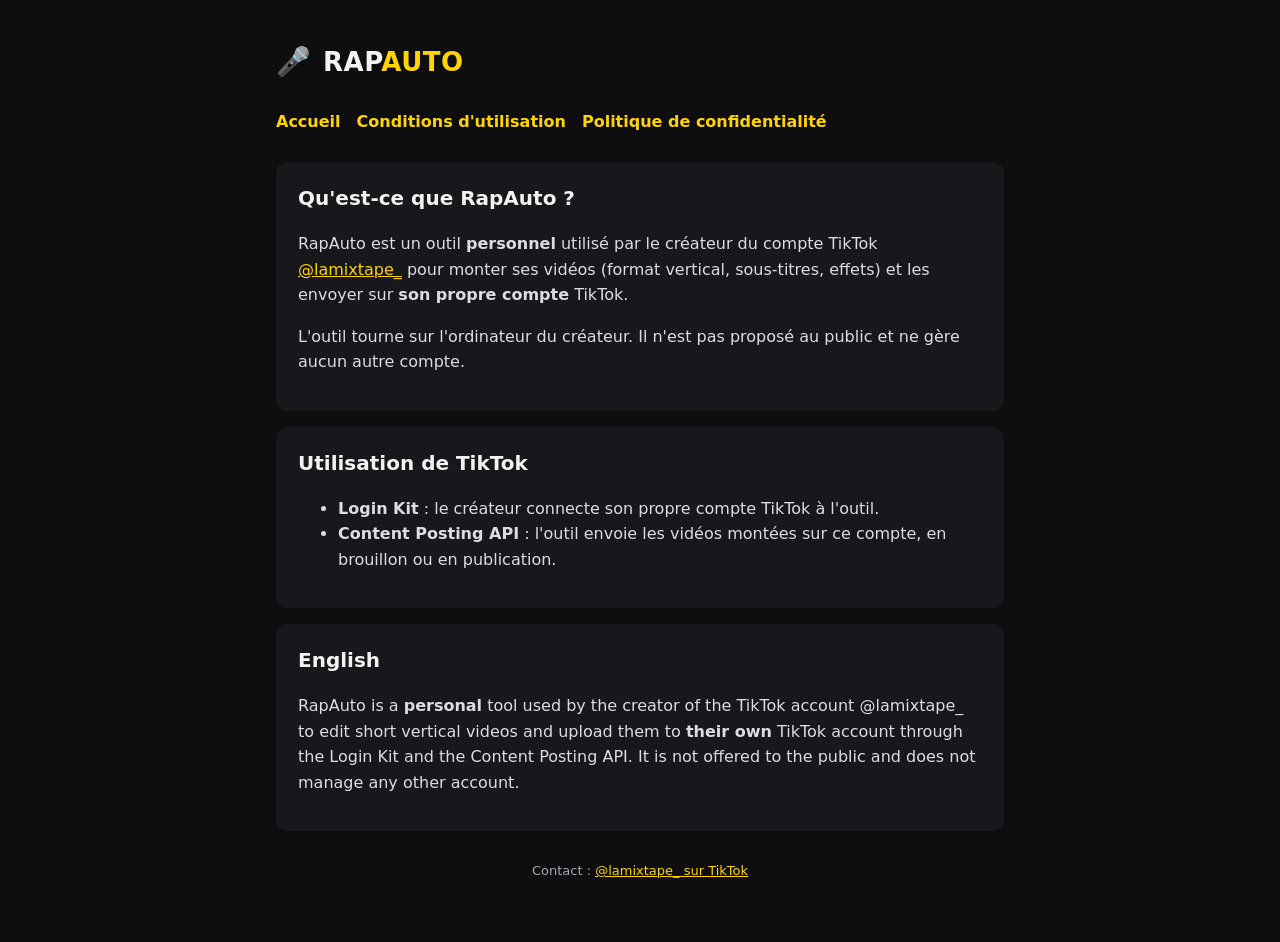
<file: index.html>
<!doctype html>
<html lang="fr">
<head>
<meta charset="utf-8"><meta name="viewport" content="width=device-width,initial-scale=1">
<title>RapAuto</title>
<meta name="description" content="RapAuto : outil personnel de montage et de publication de vidéos pour le compte TikTok @lamixtape_.">
<link rel="stylesheet" href="style.css">
</head>
<body><main>
<header><span class="logo">🎤</span><h1>RAP<span>AUTO</span></h1></header>
<nav><a href="index.html">Accueil</a><a href="conditions.html">Conditions d'utilisation</a><a href="confidentialite.html">Politique de confidentialité</a></nav>

<section>
<h2>Qu'est-ce que RapAuto ?</h2>
<p>RapAuto est un outil <b>personnel</b> utilisé par le créateur du compte TikTok
<a href="https://www.tiktok.com/@lamixtape_" style="color:var(--accent)">@lamixtape_</a>
pour monter ses vidéos (format vertical, sous-titres, effets) et les envoyer sur <b>son propre compte</b> TikTok.</p>
<p>L'outil tourne sur l'ordinateur du créateur. Il n'est pas proposé au public et ne gère aucun autre compte.</p>
</section>

<section>
<h2>Utilisation de TikTok</h2>
<ul>
<li><b>Login Kit</b> : le créateur connecte son propre compte TikTok à l'outil.</li>
<li><b>Content Posting API</b> : l'outil envoie les vidéos montées sur ce compte, en brouillon ou en publication.</li>
</ul>
</section>

<section lang="en">
<h2>English</h2>
<p>RapAuto is a <b>personal</b> tool used by the creator of the TikTok account @lamixtape_ to edit short vertical videos
and upload them to <b>their own</b> TikTok account through the Login Kit and the Content Posting API.
It is not offered to the public and does not manage any other account.</p>
</section>

<footer>Contact : <a href="https://www.tiktok.com/@lamixtape_" style="color:var(--accent)">@lamixtape_ sur TikTok</a></footer>
</main></body></html>
</file>
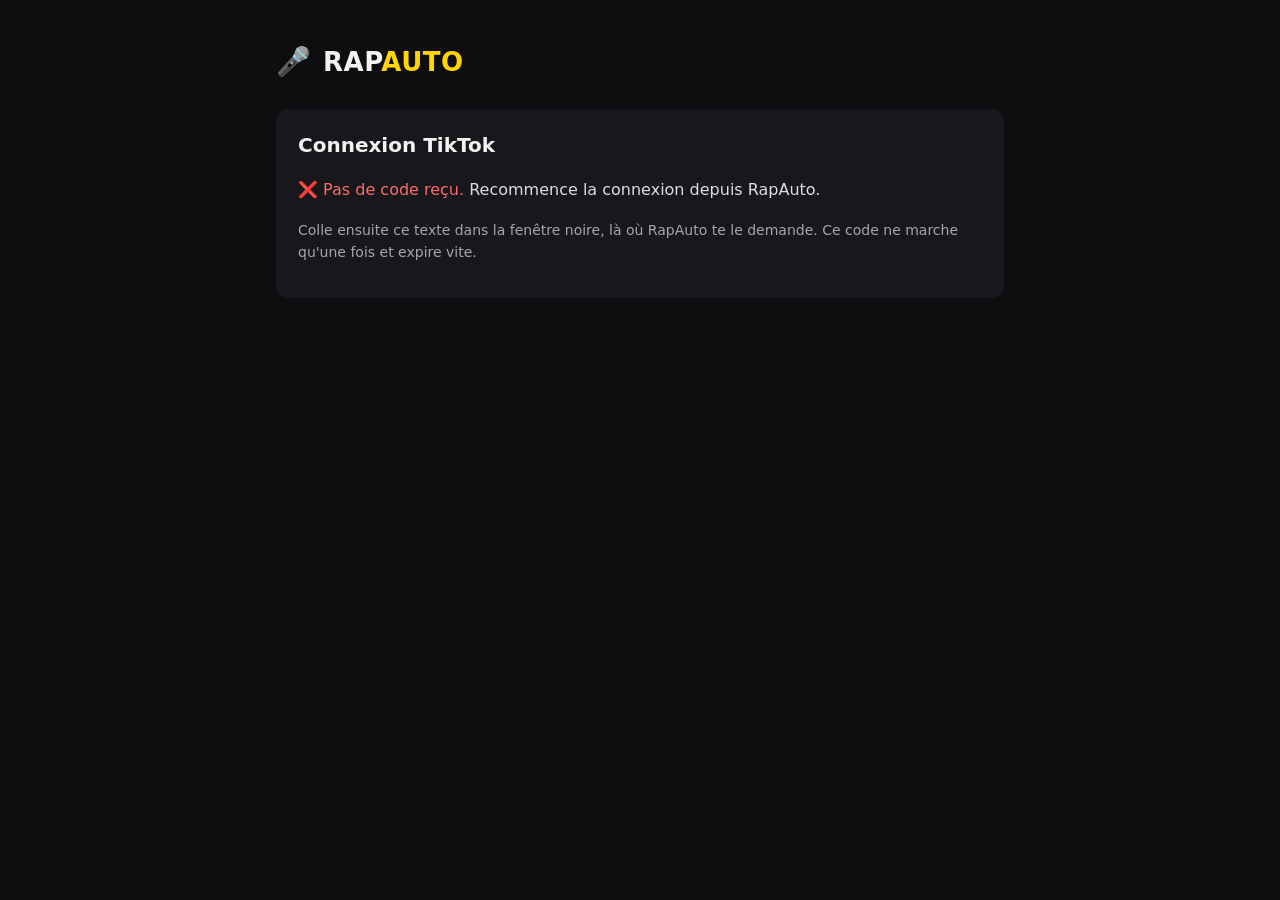
<file: callback.html>
<!doctype html>
<html lang="fr">
<head>
<meta charset="utf-8"><meta name="viewport" content="width=device-width,initial-scale=1">
<meta name="robots" content="noindex">
<title>Connexion TikTok – RapAuto</title>
<link rel="stylesheet" href="style.css">
<style>
#url{width:100%;background:#0e0e11;color:var(--accent);border:1px solid #333;border-radius:8px;padding:10px;font-family:Consolas,monospace;font-size:13px;word-break:break-all}
button{background:var(--accent);color:#111;border:0;border-radius:8px;padding:12px 18px;font-weight:700;font-size:16px;cursor:pointer;margin-top:10px}
.ok{color:#5be37d}.err{color:#ff6b6b}
</style>
</head>
<body><main>
<header><span class="logo">🎤</span><h1>RAP<span>AUTO</span></h1></header>
<section>
<h2 id="title">Connexion TikTok</h2>
<p id="msg"></p>
<textarea id="url" rows="4" readonly></textarea>
<button id="copy">📋 Copier</button>
<p class="muted" id="hint">Colle ensuite ce texte dans la fenêtre noire, là où RapAuto te le demande. Ce code ne marche qu'une fois et expire vite.</p>
</section>
<script>
const params = new URLSearchParams(location.search);
const box = document.getElementById("url"), msg = document.getElementById("msg");
if (params.get("code")) {
  msg.innerHTML = '<span class="ok">✅ Autorisation réussie !</span> Copie l\'adresse ci-dessous :';
  box.value = location.href;
} else {
  msg.innerHTML = '<span class="err">❌ Pas de code reçu.</span> ' + (params.get("error_description") || params.get("error") || "Recommence la connexion depuis RapAuto.");
  box.style.display = "none"; document.getElementById("copy").style.display = "none";
}
document.getElementById("copy").onclick = async () => {
  try { await navigator.clipboard.writeText(box.value); } catch (e) { box.select(); document.execCommand("copy"); }
  document.getElementById("copy").textContent = "✅ Copié !";
};
</script>
</main></body></html>
</file>
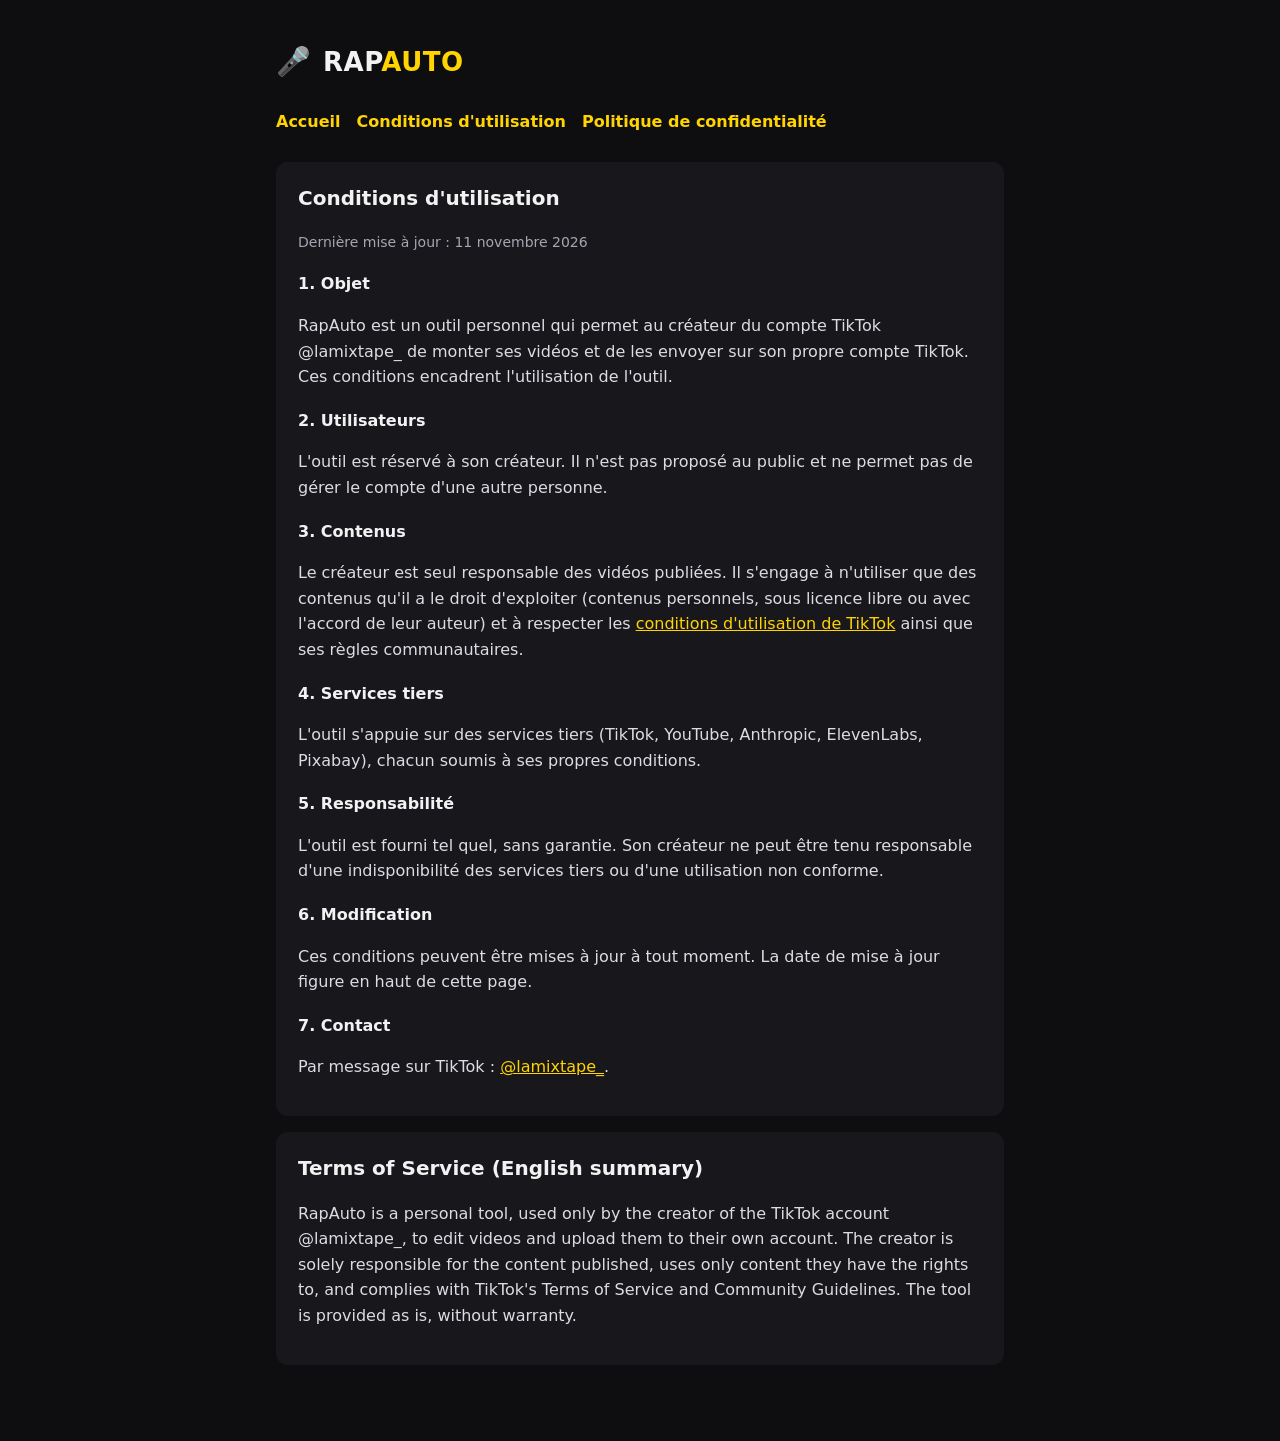
<file: conditions.html>
<!doctype html>
<html lang="fr">
<head>
<meta charset="utf-8"><meta name="viewport" content="width=device-width,initial-scale=1">
<title>Conditions d'utilisation – RapAuto</title>
<link rel="stylesheet" href="style.css">
</head>
<body><main>
<header><span class="logo">🎤</span><h1>RAP<span>AUTO</span></h1></header>
<nav><a href="index.html">Accueil</a><a href="conditions.html">Conditions d'utilisation</a><a href="confidentialite.html">Politique de confidentialité</a></nav>

<section>
<h2>Conditions d'utilisation</h2>
<p class="muted">Dernière mise à jour : 11 novembre 2026</p>

<h3>1. Objet</h3>
<p>RapAuto est un outil personnel qui permet au créateur du compte TikTok @lamixtape_ de monter ses vidéos
et de les envoyer sur son propre compte TikTok. Ces conditions encadrent l'utilisation de l'outil.</p>

<h3>2. Utilisateurs</h3>
<p>L'outil est réservé à son créateur. Il n'est pas proposé au public et ne permet pas de gérer le compte d'une autre personne.</p>

<h3>3. Contenus</h3>
<p>Le créateur est seul responsable des vidéos publiées. Il s'engage à n'utiliser que des contenus qu'il a le droit
d'exploiter (contenus personnels, sous licence libre ou avec l'accord de leur auteur) et à respecter les
<a href="https://www.tiktok.com/legal/page/global/terms-of-service/fr" style="color:var(--accent)">conditions d'utilisation de TikTok</a>
ainsi que ses règles communautaires.</p>

<h3>4. Services tiers</h3>
<p>L'outil s'appuie sur des services tiers (TikTok, YouTube, Anthropic, ElevenLabs, Pixabay), chacun soumis à ses propres conditions.</p>

<h3>5. Responsabilité</h3>
<p>L'outil est fourni tel quel, sans garantie. Son créateur ne peut être tenu responsable d'une indisponibilité
des services tiers ou d'une utilisation non conforme.</p>

<h3>6. Modification</h3>
<p>Ces conditions peuvent être mises à jour à tout moment. La date de mise à jour figure en haut de cette page.</p>

<h3>7. Contact</h3>
<p>Par message sur TikTok : <a href="https://www.tiktok.com/@lamixtape_" style="color:var(--accent)">@lamixtape_</a>.</p>
</section>

<section lang="en">
<h2>Terms of Service (English summary)</h2>
<p>RapAuto is a personal tool, used only by the creator of the TikTok account @lamixtape_, to edit videos and upload
them to their own account. The creator is solely responsible for the content published, uses only content they have
the rights to, and complies with TikTok's Terms of Service and Community Guidelines. The tool is provided as is, without warranty.</p>
</section>
</main></body></html>
</file>
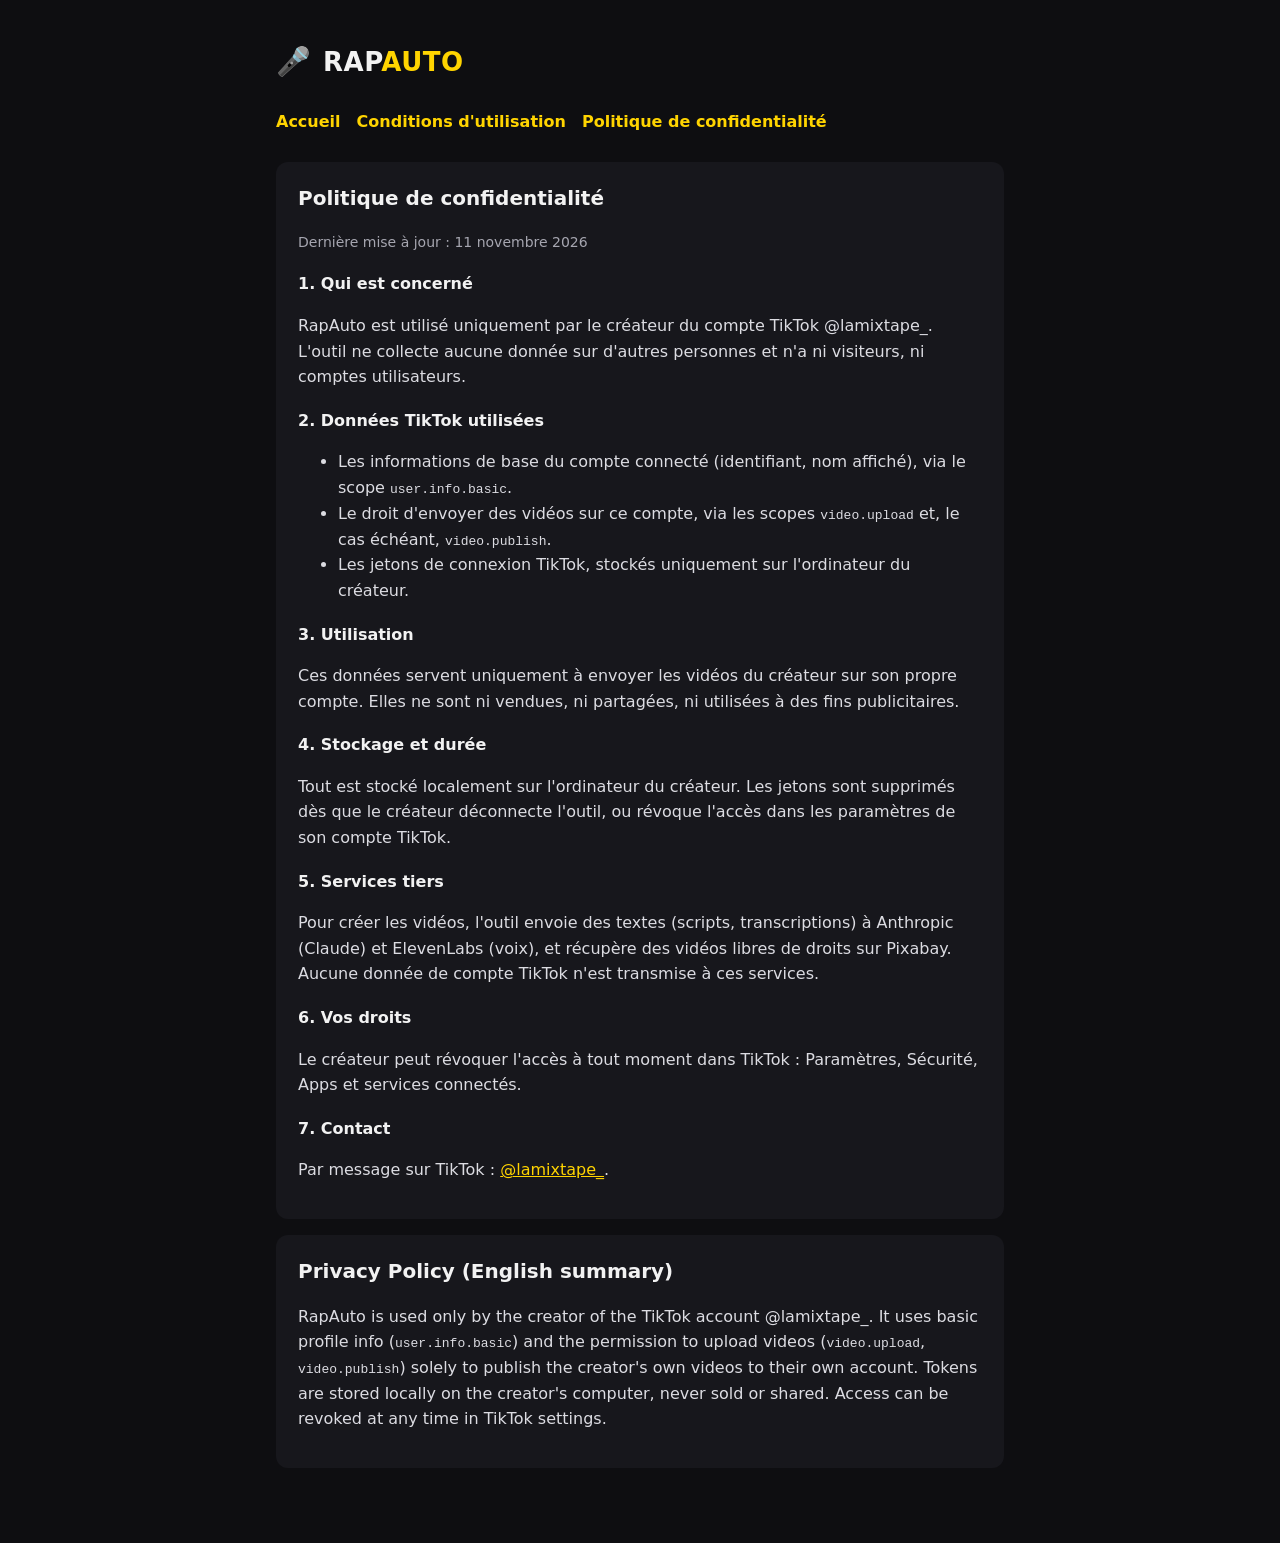
<file: confidentialite.html>
<!doctype html>
<html lang="fr">
<head>
<meta charset="utf-8"><meta name="viewport" content="width=device-width,initial-scale=1">
<title>Politique de confidentialité – RapAuto</title>
<link rel="stylesheet" href="style.css">
</head>
<body><main>
<header><span class="logo">🎤</span><h1>RAP<span>AUTO</span></h1></header>
<nav><a href="index.html">Accueil</a><a href="conditions.html">Conditions d'utilisation</a><a href="confidentialite.html">Politique de confidentialité</a></nav>

<section>
<h2>Politique de confidentialité</h2>
<p class="muted">Dernière mise à jour : 11 novembre 2026</p>

<h3>1. Qui est concerné</h3>
<p>RapAuto est utilisé uniquement par le créateur du compte TikTok @lamixtape_. L'outil ne collecte aucune donnée
sur d'autres personnes et n'a ni visiteurs, ni comptes utilisateurs.</p>

<h3>2. Données TikTok utilisées</h3>
<ul>
<li>Les informations de base du compte connecté (identifiant, nom affiché), via le scope <code>user.info.basic</code>.</li>
<li>Le droit d'envoyer des vidéos sur ce compte, via les scopes <code>video.upload</code> et, le cas échéant, <code>video.publish</code>.</li>
<li>Les jetons de connexion TikTok, stockés uniquement sur l'ordinateur du créateur.</li>
</ul>

<h3>3. Utilisation</h3>
<p>Ces données servent uniquement à envoyer les vidéos du créateur sur son propre compte. Elles ne sont ni vendues,
ni partagées, ni utilisées à des fins publicitaires.</p>

<h3>4. Stockage et durée</h3>
<p>Tout est stocké localement sur l'ordinateur du créateur. Les jetons sont supprimés dès que le créateur déconnecte
l'outil, ou révoque l'accès dans les paramètres de son compte TikTok.</p>

<h3>5. Services tiers</h3>
<p>Pour créer les vidéos, l'outil envoie des textes (scripts, transcriptions) à Anthropic (Claude) et ElevenLabs (voix),
et récupère des vidéos libres de droits sur Pixabay. Aucune donnée de compte TikTok n'est transmise à ces services.</p>

<h3>6. Vos droits</h3>
<p>Le créateur peut révoquer l'accès à tout moment dans TikTok : Paramètres, Sécurité, Apps et services connectés.</p>

<h3>7. Contact</h3>
<p>Par message sur TikTok : <a href="https://www.tiktok.com/@lamixtape_" style="color:var(--accent)">@lamixtape_</a>.</p>
</section>

<section lang="en">
<h2>Privacy Policy (English summary)</h2>
<p>RapAuto is used only by the creator of the TikTok account @lamixtape_. It uses basic profile info
(<code>user.info.basic</code>) and the permission to upload videos (<code>video.upload</code>, <code>video.publish</code>)
solely to publish the creator's own videos to their own account. Tokens are stored locally on the creator's computer,
never sold or shared. Access can be revoked at any time in TikTok settings.</p>
</section>
</main></body></html>
</file>
<file: style.css>
:root{--bg:#0e0e11;--card:#17171c;--text:#f2f2f2;--muted:#a6a6b0;--accent:#ffd400}
*{box-sizing:border-box}
body{margin:0;background:var(--bg);color:var(--text);font-family:system-ui,-apple-system,"Segoe UI",Roboto,Arial,sans-serif;line-height:1.6}
main{max-width:760px;margin:0 auto;padding:40px 16px 60px}
header{display:flex;align-items:center;gap:12px;margin-bottom:24px}
header .logo{font-size:28px}
header h1{margin:0;font-size:26px;letter-spacing:.5px}
header h1 span{color:var(--accent)}
nav{display:flex;flex-wrap:wrap;gap:16px;margin-bottom:28px}
nav a{color:var(--accent);text-decoration:none;font-weight:600}
nav a:hover{text-decoration:underline}
section{background:var(--card);border-radius:12px;padding:20px 22px;margin-bottom:16px}
h2{margin-top:0;font-size:20px}
h3{font-size:16px;margin:18px 0 6px}
p,li{color:#dcdce2}
.muted{color:var(--muted);font-size:14px}
footer{color:var(--muted);font-size:13px;text-align:center;margin-top:30px}
</file>
